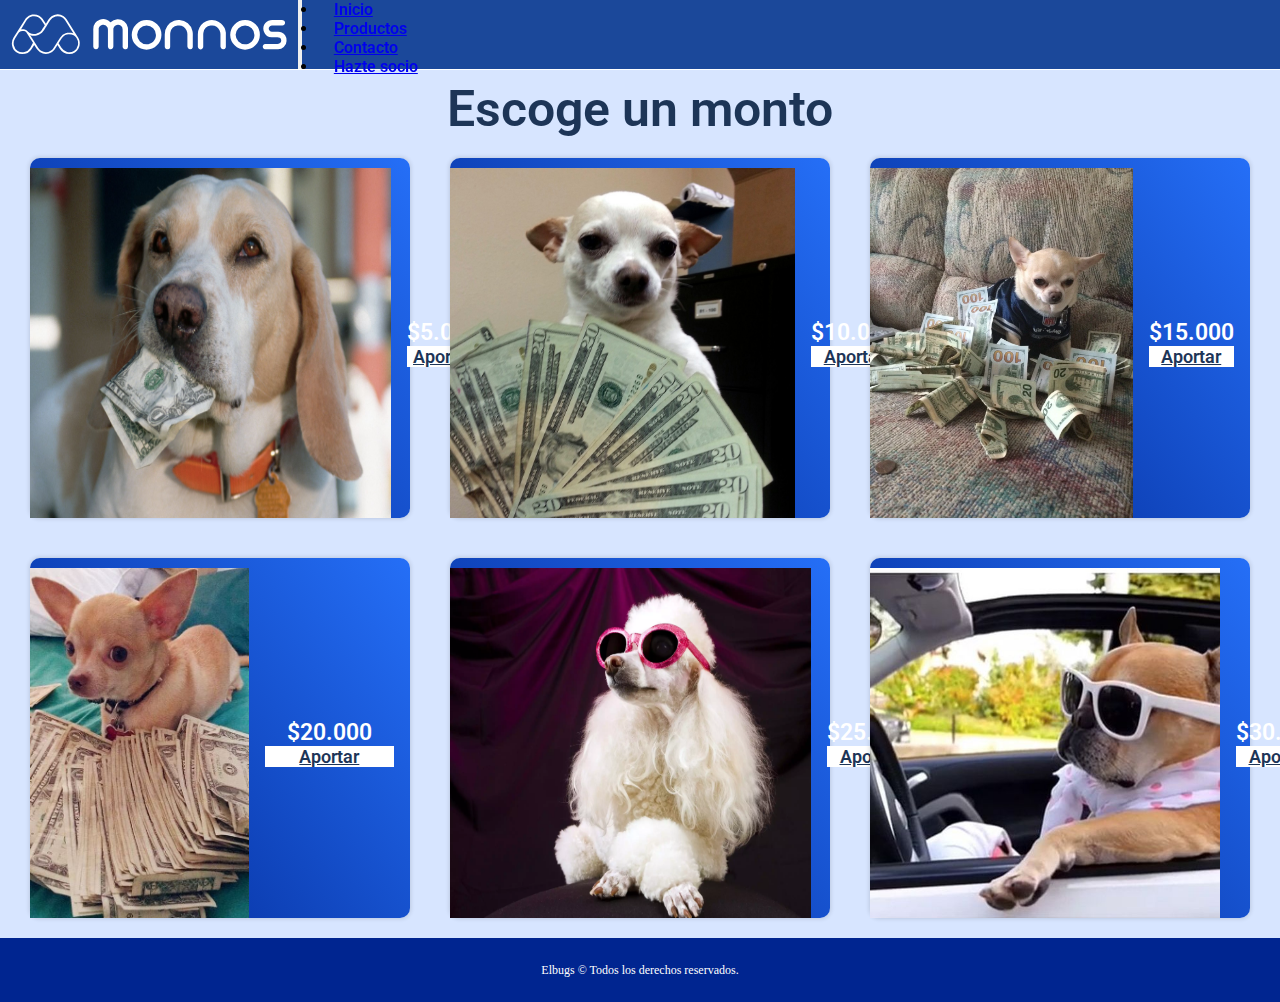
<file: Aporte.html>
<!DOCTYPE html>
<html lang="en">
  <head>
    <meta charset="UTF-8" />
    <meta http-equiv="X-UA-Compatible" content="IE=edge" />
    <meta name="viewport" content="width=device-width, initial-scale=1.0" />
    <title>Aporte</title>
    <link href="https://cdn.jsdelivr.net/npm/bootstrap@5.1.3/dist/css/bootstrap.min.css" rel="stylesheet" integrity="sha384-1BmE4kWBq78iYhFldvKuhfTAU6auU8tT94WrHftjDbrCEXSU1oBoqyl2QvZ6jIW3" crossorigin="anonymous">
  </head>
  <body>
    <nav class="navbar navbar-expand-lg container-fluid navbar-dark navigation">
        <img class="logo" src="imagenes/monnos-white.svg" alt="">
        <div class="container-fluid">
          <button class="navbar-toggler" type="button" data-bs-toggle="collapse" data-bs-target="#navbarNavDropdown" aria-controls="navbarNavDropdown" aria-expanded="false" aria-label="Toggle navigation">
            <span class="navbar-toggler-icon"></span>
          </button>
          <div class="collapse navbar-collapse full-nav" id="navbarNavDropdown">
            <ul class="navbar-nav">
              <li class="nav-item nav-li">
                <a class="nav-link active" aria-current="page" href="index.html">Inicio</a>
              </li>
              <li class="nav-item nav-li">
                <a class="nav-link" href="productos.html">Productos</a>
              </li>
              <li class="nav-item nav-li">
                <a class="nav-link" href="#">Contacto</a>
              </li>
              <li class="nav-item nav-li">
                <a class="nav-link" href="formularioLogin.html">Hazte socio</a>
              </li>
            </ul>
          </div>
        </div>
      </nav>

       <!--Barra movil-->
       <div class="navigation-bar-container">
        <ul class="navigation-bar">
            <li class="navigation-bar-item">
                <a class="navigation-bar-link link-active" href="index.html">Inicio</a>
            </li>
            <li class="navigation-bar-item">
                <a class="navigation-bar-link" href="productos.html">Productos</a>
            </li>
            <li class="navigation-bar-item">
                <a class="navigation-bar-link" href="">Contacto</a>
            </li>
            <li class="navigation-bar-item">
              <a class="navigation-bar-link" href="formularioLogin.html">Únete</a>
          </li>
        </ul>
    </div>

    <div class="container-fluid products">
        
        <div class="row cards">
            <div class="lol">Escoge un monto</div>
            <div class="column">

                <div class="card full-card">
                    <img src="imagenes/Perro1billete.jpg" class="card-img-top producto-imagen" alt="...">
                    <div class="card-body">
                      <h5 class="card-title">$5.000</h5>
                      <p class="card-text"></p>
                      <a href="producto.html" class="btn btn-primary hover-button">Aportar</a>
                    </div>
                </div>

                <div class="card full-card">
                <img src="imagenes/Perro50Billete.jpg" class="card-img-top producto-imagen" alt="...">
                <div class="card-body">
                    <h5 class="card-title">$10.000</h5>
                    <p class="card-text"></p>
                    <a href="producto.html" class="btn btn-primary hover-button">Aportar</a>
                </div>
                </div>

                <div class="card full-card">
                    <img src="imagenes/perro100billete.jpg" class="card-img-top producto-imagen" alt="...">
                    <div class="card-body">
                      <h5 class="card-title">$15.000</h5>
                      <p class="card-text"></p>
                      <a href="producto.html" class="btn btn-primary hover-button">Aportar</a>
                    </div>
                </div>

            </div>
            <div class="column">

                <div class="card full-card">
                    <img src="imagenes/Perro1000Billete.jpg" class="card-img-top producto-imagen" alt="...">
                    <div class="card-body">
                      <h5 class="card-title">$20.000</h5>
                      <p class="card-text"></p>
                      <a href="producto.html" class="btn btn-primary hover-button">Aportar</a>
                    </div>
                </div>

                <div class="card full-card">
                <img src="imagenes/Donar1.jpg" class="card-img-top producto-imagen" alt="...">
                <div class="card-body">
                    <h5 class="card-title">$25.000</h5>
                    <p class="card-text"></p>
                    <a href="producto.html" class="btn btn-primary hover-button">Aportar</a>
                </div>
                </div>

                <div class="card full-card">
                    <img src="imagenes/PerroMillonario.jpg" class="card-img-top producto-imagen" alt="...">
                    <div class="card-body">
                      <h5 class="card-title">$30.000</h5>
                      <p class="card-text"></p>
                      <a href="producto.html" class="btn btn-primary hover-button">Aportar</a>
                    </div>
                </div>

            </div>
        </div>
  </div>

    <footer class="footer-section">
        <p class="footer-text">Elbugs &copy; Todos los derechos reservados.</p>
    </footer>

    <script src="https://cdn.jsdelivr.net/npm/@popperjs/core@2.10.2/dist/umd/popper.min.js" integrity="sha384-7+zCNj/IqJ95wo16oMtfsKbZ9ccEh31eOz1HGyDuCQ6wgnyJNSYdrPa03rtR1zdB" crossorigin="anonymous"></script>
    <script src="https://cdn.jsdelivr.net/npm/bootstrap@5.1.3/dist/js/bootstrap.min.js" integrity="sha384-QJHtvGhmr9XOIpI6YVutG+2QOK9T+ZnN4kzFN1RtK3zEFEIsxhlmWl5/YESvpZ13" crossorigin="anonymous"></script>
    <script src="app.js"></script>
    <link rel="stylesheet" href="productos.css">
  </body>
</html>
</file>
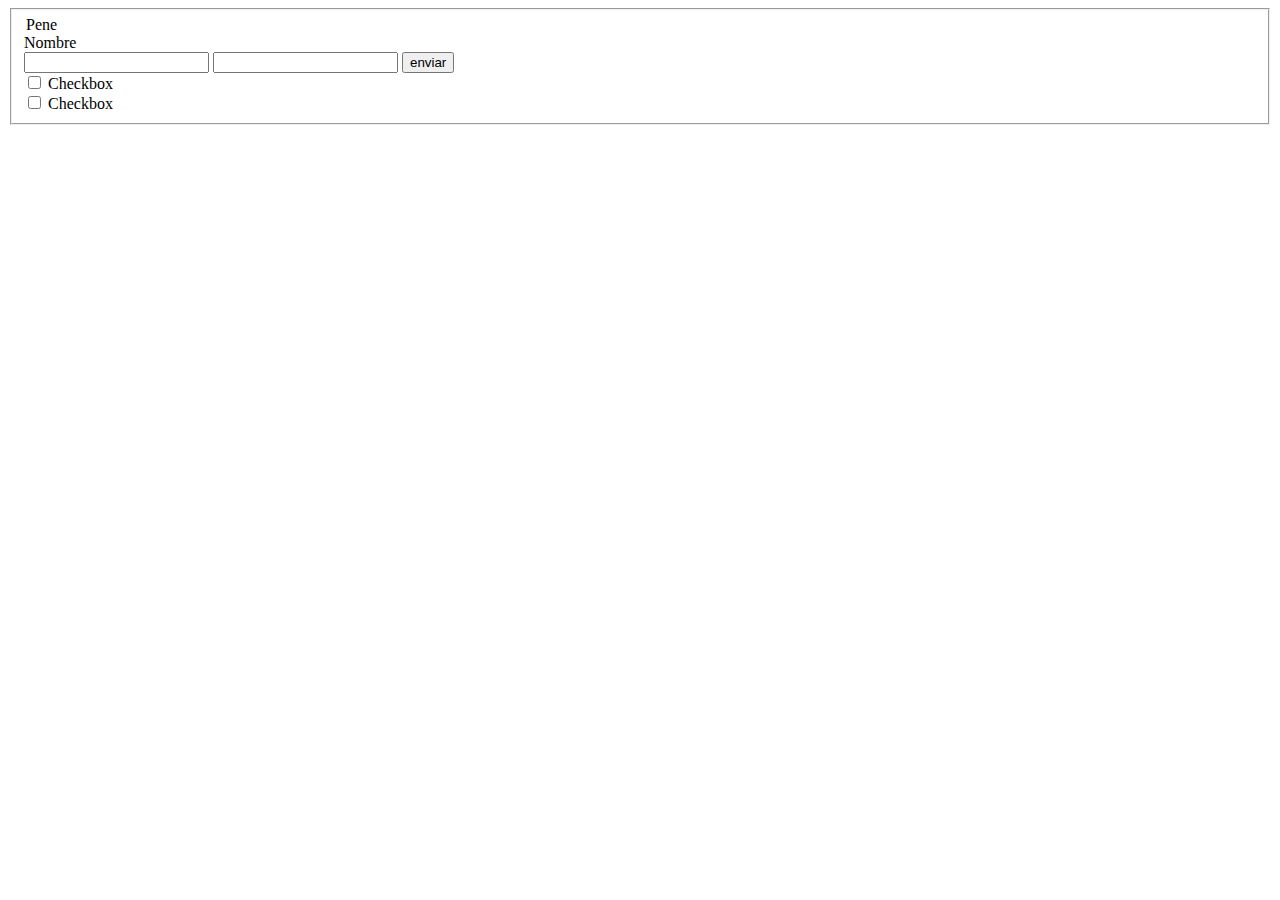
<file: form.html>
<!DOCTYPE html>
<html lang="en">
  <head>
    <meta charset="UTF-8" />
    <meta http-equiv="X-UA-Compatible" content="IE=edge" />
    <meta name="viewport" content="width=device-width, initial-scale=1.0" />
    <title>Document</title>
    <link rel="icon" href="imagen/png-transparent.png">
    <link href="https://cdn.jsdelivr.net/npm/bootstrap@5.1.3/dist/css/bootstrap.min.css" rel="stylesheet" integrity="sha384-1BmE4kWBq78iYhFldvKuhfTAU6auU8tT94WrHftjDbrCEXSU1oBoqyl2QvZ6jIW3" crossorigin="anonymous">
  </head>
  <body>
      <fieldset>

        <div class="form-group">
            <legend>Pene</legend>
        <label for="Nombre">Nombre</label>
        <form action="procesar.php" method="get" enctype="application/x-www-form-urlencoded" name="Pichula" placeholder=" Nombre">
            <input type="text" name="Nombre" value="">
            <input type="password" name="Contra">
            <input type="submit" value="enviar">
        </form>
        </div>

        <div class="form-check">
            <input class="form-check-input" type="checkbox" id="check1">
            <label class="form-check-label" for="check1">Checkbox</label>
        </div>
        <div class="form-check">
            <input class="form-check-input" type="checkbox" id="check1">
            <label class="form-check-label" for="check1">Checkbox</label>
        </div>
          
      </fieldset>
      

        <script src="https://cdn.jsdelivr.net/npm/@popperjs/core@2.10.2/dist/umd/popper.min.js" integrity="sha384-7+zCNj/IqJ95wo16oMtfsKbZ9ccEh31eOz1HGyDuCQ6wgnyJNSYdrPa03rtR1zdB" crossorigin="anonymous"></script>
        <script src="https://cdn.jsdelivr.net/npm/bootstrap@5.1.3/dist/js/bootstrap.min.js" integrity="sha384-QJHtvGhmr9XOIpI6YVutG+2QOK9T+ZnN4kzFN1RtK3zEFEIsxhlmWl5/YESvpZ13" crossorigin="anonymous"></script>
  </body>
</html>
</file>
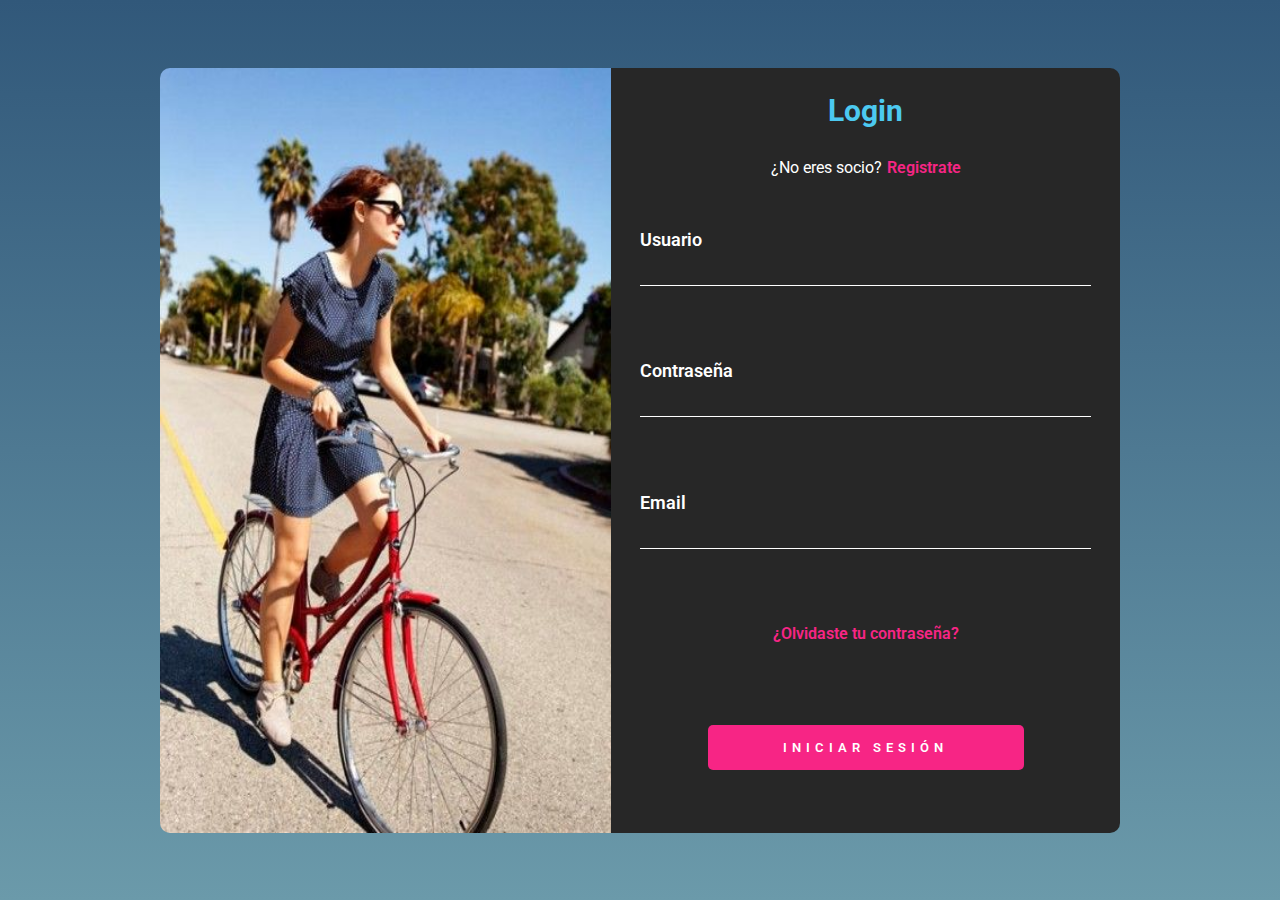
<file: formularioLogin.html>
<!DOCTYPE html>
<html lang="en">
  <head>
    <meta charset="UTF-8" />
    <meta http-equiv="X-UA-Compatible" content="IE=edge" />
    <meta name="viewport" content="width=device-width, initial-scale=1.0" />
    <link rel="stylesheet" href="formulario.css">
    <link rel="icon" href="imagen/png-transparent.png">
    <title>Formulario Login</title>
    <script src="https://code.jquery.com/jquery-3.6.0.min.js" integrity="sha256-/xUj+3OJU5yExlq6GSYGSHk7tPXikynS7ogEvDej/m4=" crossorigin="anonymous"></script>
  </head>
  <body>
    <div class="full-container">
      <div class="container">

        <div class="img-container">
          <p class="image-caption"></p>
          <img class="img-form" src="imagen/biciMujer.jpg " alt="">
        </div>

        <div class="form-container">
          <h2>Login</h2>

          <div class="login">
            <span>¿No eres socio?</span>
            <a class="link" href="formularioRegistro.html">Registrate</a>
          </div>

          <form class="for" action="" id="forma" name="forma" method="post">

              <div class="element">
                  <label for="usuario">Usuario</label>
                  <input type="text" id="usuario" name="usuario" spellcheck="false" autocomplete="off"/>
              </div>

              <div class="element">
                <label for="password">Contraseña</label>
                <input type="password" id="password" name="password" ">
              </div>

              <div class="element">
                <label for="email">Email</label><br />
                <input type="text" id="email" name="email" spellcheck="false" autocomplete="off" />
              </div>

              <div class="login">
                <a class="link" href="recuperarPass.html">¿Olvidaste tu contraseña?</a>
              </div>

              <div class="form-submit">
                <input type="submit" value="Iniciar Sesión" id="submit">
              </div>
  
          </form>
        </div>
      </div>
    </div>
  </body>
  <script src="formularioApp.js"></script>
</html>
</file>
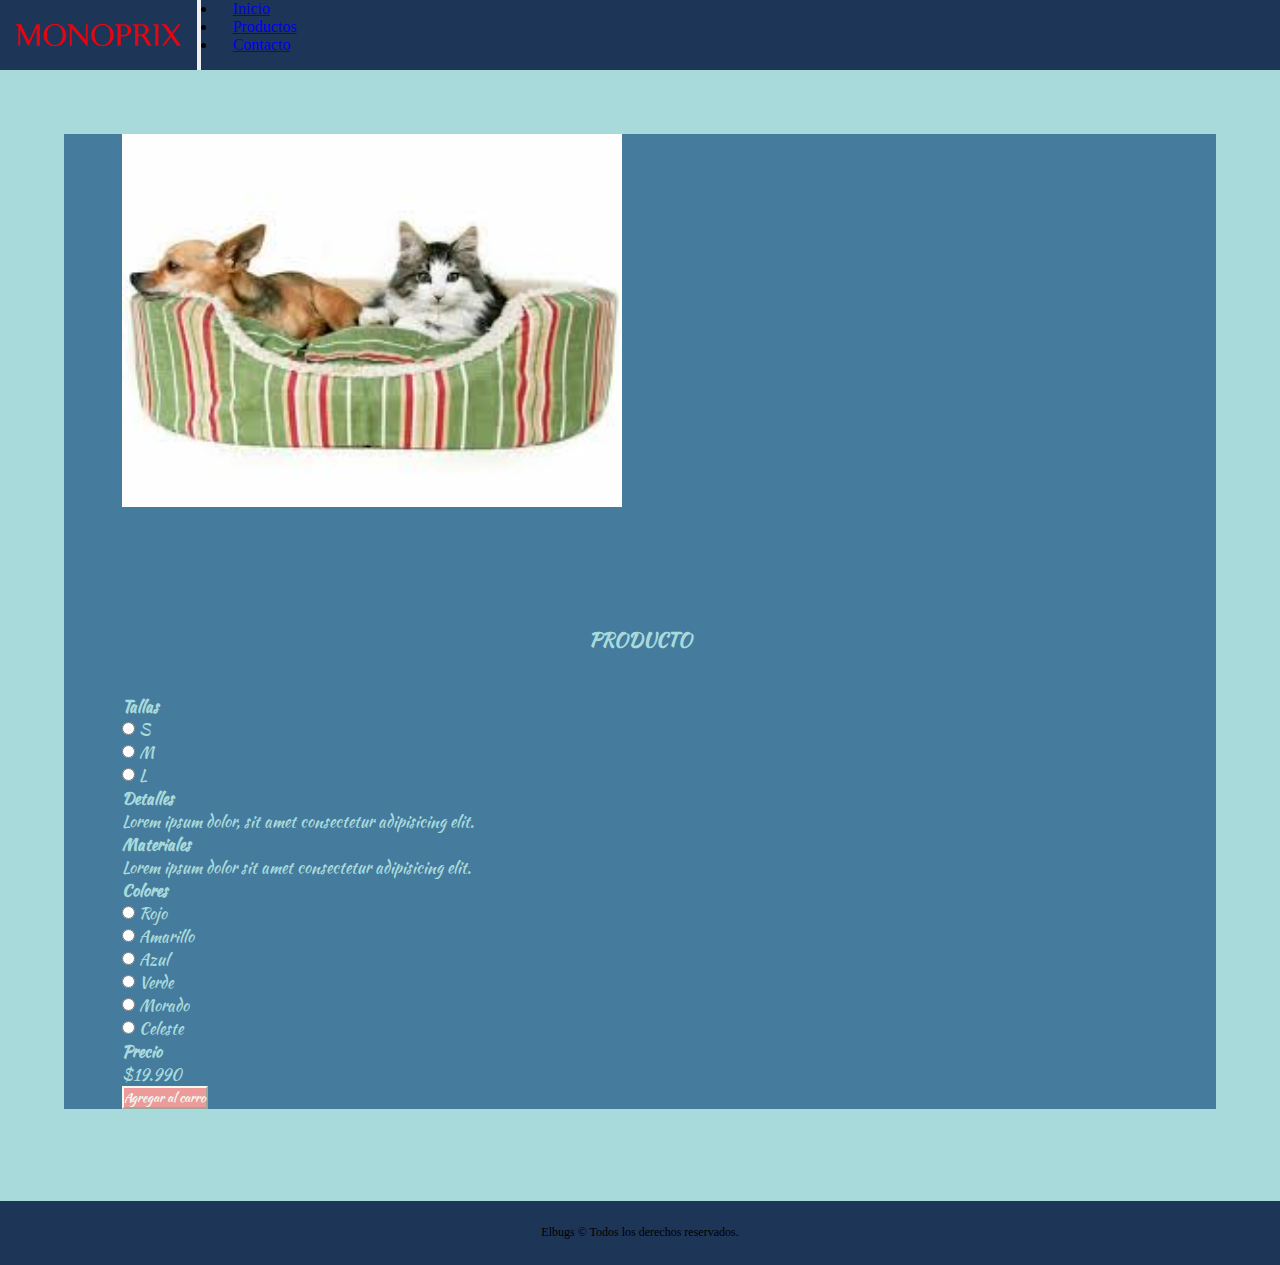
<file: producto.html>
<!DOCTYPE html>
<html lang="en">
<head>
    <meta charset="UTF-8">
    <meta name="viewport" content="width=device-width, initial-scale=1.0">
    <link href="https://cdn.jsdelivr.net/npm/bootstrap@5.1.3/dist/css/bootstrap.min.css" rel="stylesheet" integrity="sha384-1BmE4kWBq78iYhFldvKuhfTAU6auU8tT94WrHftjDbrCEXSU1oBoqyl2QvZ6jIW3" crossorigin="anonymous">
    <link rel="stylesheet" href="stylesProductos.css">
    <!-- fuentes -->
    <link rel="preconnect" href="https://fonts.googleapis.com">
    <link rel="preconnect" href="https://fonts.gstatic.com" crossorigin>
    <link href="https://fonts.googleapis.com/css2?family=Kaushan+Script&display=swap" rel="stylesheet">
    <title>Productos</title>
</head>
    <!-- navbar Lucas -->
    <!-- <div class="container-fluid header d-flex">
        <div style="align-self: center;">   
            <header class="fuente"><h1>Nombre ONG</h1></header>
        </div>
    </div>    
    <nav class="navbar navbar-expand-lg container-fluid navbar-dark" style="background-color: #EC9A9A;">
        <div class="container-fluid">
            <a class="navbar-brand" href="#">Navbar</a>
            <button class="navbar-toggler" type="button" data-bs-toggle="collapse" data-bs-target="#navbarNavDropdown" aria-controls="navbarNavDropdown" aria-expanded="false" aria-label="Toggle navigation">
                <span class="navbar-toggler-icon"></span>
            </button>
          <div class="collapse navbar-collapse" id="navbarNavDropdown">
            <ul class="navbar-nav">
                <li class="nav-item">
                    <a class="nav-link active" aria-current="page" href="#">Home</a>
                </li>
                <li class="nav-item">
                    <a class="nav-link" href="#">Features</a>
                </li>
                <li class="nav-item">
                    <a class="nav-link" href="#">Pricing</a>
                </li>
                <li class="nav-item dropdown">
                    <a class="nav-link dropdown-toggle" href="#" id="navbarDropdownMenuLink" role="button" data-bs-toggle="dropdown" aria-expanded="false">
                    Dropdown link
                    </a>
                <ul class="dropdown-menu" aria-labelledby="navbarDropdownMenuLink">
                  <li><a class="dropdown-item" href="#">Action</a></li>
                  <li><a class="dropdown-item" href="#">Another action</a></li>
                  <li><a class="dropdown-item" href="#">Something else here</a></li>
                </ul>
              </li>
            </ul>
          </div>
        </div>
      </nav> -->
    <nav class="navbar navbar-expand-lg container-fluid navbar-dark navigation">
        <img class="logo" src="imagenes/monoprix-1.svg" alt="">
        <div class="container-fluid">
            <button class="navbar-toggler" type="button" data-bs-toggle="collapse" data-bs-target="#navbarNavDropdown" aria-controls="navbarNavDropdown" aria-expanded="false" aria-label="Toggle navigation">
                <span class="navbar-toggler-icon"></span>
            </button>
            <div class="collapse navbar-collapse full-nav" id="navbarNavDropdown">
                <ul class="navbar-nav">
                <li class="nav-item nav-li">
                    <a class="nav-link" aria-current="page" href="index.html">Inicio</a>
                </li>
                <li class="nav-item nav-li">
                    <a class="nav-link active" href="productos.html">Productos</a>
                </li>
                <li class="nav-item nav-li">
                    <a class="nav-link" href="#">Contacto</a>
                </li>
                </ul>
            </div>
        </div>
    </nav>
    <div class="lol"> 
    </div>
    <div class="container-fluid bajada_nav">
        <p></p>
    </div>
    <!-- productos -->
    <body class="body_producto">
        <div class="container">
            <div class="row producto">    
                    <div class="col-6  img_producto">
                        <img class="img1" src="img/producto1.jfif" alt="">
                    </div>
                    <div class="col info_producto">
                        <h3 class="titulo_producto fuente">PRODUCTO</h3>
                        <h4 class="lista_producto fuente">Tallas</h4>
                        <div class="form-check form-check-inline checkbox_producto fuente">
                            <input class="form-check-input" type="radio" name="inlineRadioOptions" id="inlineRadio1" value="option1">
                            <label class="form-check-label" for="inlineRadio1">S</label>
                        </div>
                        <div class="form-check form-check-inline checkbox_producto fuente">
                            <input class="form-check-input" type="radio" name="inlineRadioOptions" id="inlineRadio2" value="option2">
                            <label class="form-check-label" for="inlineRadio2">M</label>
                        </div>
                        <div class="form-check form-check-inline checkbox_producto fuente">
                            <input class="form-check-input" type="radio" name="inlineRadioOptions" id="inlineRadio3" value="option3">
                            <label class="form-check-label" for="inlineRadio3">L</label>
                        </div>
                        <h4 class="lista_producto fuente">Detalles</h4>
                        <p class="lista_producto fuente">Lorem ipsum dolor, sit amet consectetur adipisicing elit.</p>
                        <h4 class="lista_producto fuente">Materiales</h4>
                        <p class="lista_producto fuente">Lorem ipsum dolor sit amet consectetur adipisicing elit.</p>
                        <h4 class="lista_producto fuente">Colores</h4>
                        <div class="form-check form-check-inline checkbox_producto fuente">
                            <input class="form-check-input" type="radio" name="inlineRadioOptions1" id="inlineRadio1" value="option1">
                            <label class="form-check-label" for="inlineRadio1">Rojo</label>
                        </div>
                        <div class="form-check form-check-inline checkbox_producto fuente">
                            <input class="form-check-input" type="radio" name="inlineRadioOptions1" id="inlineRadio2" value="option2">
                            <label class="form-check-label" for="inlineRadio2">Amarillo</label>
                        </div>
                        <div class="form-check form-check-inline checkbox_producto fuente">
                            <input class="form-check-input" type="radio" name="inlineRadioOptions1" id="inlineRadio3" value="option3">
                            <label class="form-check-label" for="inlineRadio3">Azul</label>
                        </div>
                        <div class="form-check form-check-inline checkbox_producto fuente">
                            <input class="form-check-input" type="radio" name="inlineRadioOptions1" id="inlineRadio4" value="option4">
                            <label class="form-check-label" for="inlineRadio4">Verde</label>
                        </div>
                        <div class="form-check form-check-inline checkbox_producto fuente">
                            <input class="form-check-input" type="radio" name="inlineRadioOptions" id="inlineRadio5" value="option5">
                            <label class="form-check-label" for="inlineRadio5">Morado</label>
                        </div>
                        <div class="form-check form-check-inline checkbox_producto fuente">
                            <input class="form-check-input" type="radio" name="inlineRadioOptions1" id="inlineRadio6" value="option6">
                            <label class="form-check-label" for="inlineRadio6">Celeste</label>
                        </div>
                        <h4 class="lista_producto fuente">Precio</h4>
                        <p class="lista_producto fuente">$19.990</p>
                        <!-- <ul class="lista_producto">
                            <li>Talla</li>
                            <li>A second item</li>
                            <li>A third item</li>
                            <li>A fourth item</li>
                            <li>And a fifth one</li>
                        </ul> -->
                        <button type="button" class="btn boton_producto">Agregar al carro</button>
                    </div>
            </div>
        </div>
        <!-- Footer y bajada Footer Lucas -->
        <!-- <div class="container-fluid bajada_footer">
            <p></p>
        </div>
        <footer class="container-fluid ">
            <div class="row contactos_producto">
                <a href="" class="link_producto fuente"><span>Instragram</span></a><br>
                <a href="" class="link_producto fuente"><span>Facebook</span></a><br>
                <a href="" class="link_producto fuente"><span>Whatsapp</span></a>
            </div>
        </footer> -->
        <footer class="footer-section">
            <p class="footer-text">Elbugs &copy; Todos los derechos reservados.</p>
        </footer>
        <link rel="stylesheet" href="stylesProductos.css">
    </body>
</html>
</file>
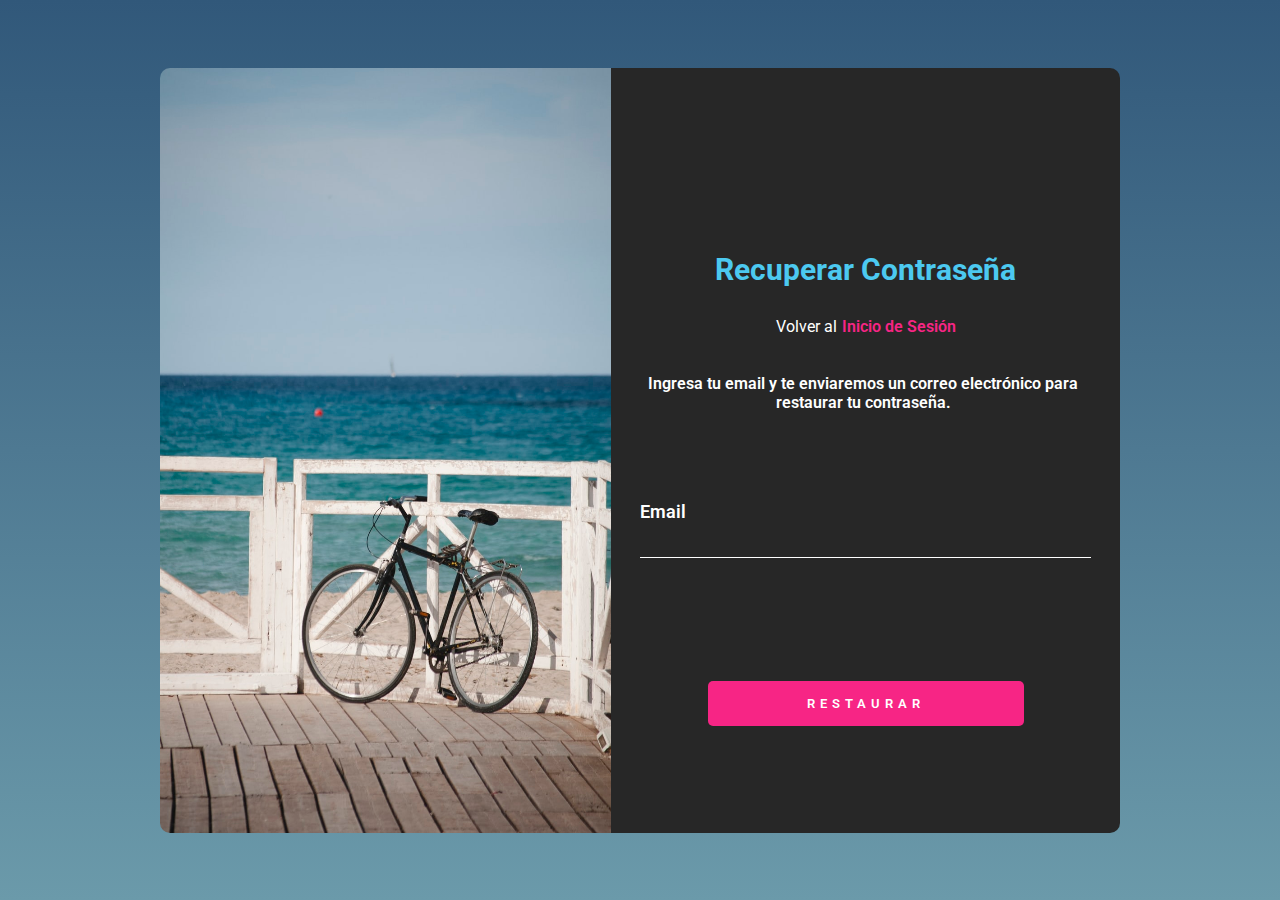
<file: recuperarPass.html>
<!DOCTYPE html>
<html lang="en">
  <head>
    <meta charset="UTF-8" />
    <meta http-equiv="X-UA-Compatible" content="IE=edge" />
    <meta name="viewport" content="width=device-width, initial-scale=1.0" />
    <link rel="stylesheet" href="formulario.css">
    <link rel="icon" href="imagen/png-transparent.png">
    <title>Document</title>
  </head>
  <body>
      <div class="full-container">
          <div class="container">
            
            <div class="img-container">
                <p class="image-caption"></p>
                <img class="img-form" src="imagen/biciBeacj.jpg" alt="">  
            </div>
            
            <div class="form-container">
                <h2 class="form-title">Recuperar Contraseña</h2>
        
                <div class="login">
                    <span>Volver al </span>
                    <a class="link" href="formularioLogin.html">Inicio de Sesión</a>
                </div><br/><br/>

                <div class="reset-pass">

                    <div class="login">
                        <span class="s-pass">Ingresa tu email y te enviaremos un correo electrónico para restaurar tu contraseña.</span>
                    </div><br/><br/><br/>
    
                      <form class="for" action="" id="form" name="forma" method="post">
                          
                        <div class="element">
    
                            <label for="email">Email</label><br />
                            <input type="text" id="email" name="email" spellcheck="false" autocomplete="off" />
                            <i class="fa-solid fa-circle-exclamation error-icon"></i>
                            <i class="fa-solid fa-check success-icon"></i>
                            <p></p>
                            <span class="error-form" id="email-error-msg"></span>
    
                        </div>

                        <div class="form-submit">
                            <input type="submit" value="Restaurar" id="submit">
                          </div>

                      </form>

                </div>
                
              </div>
          </div>
      </div>
  </body>
</html>
</file>
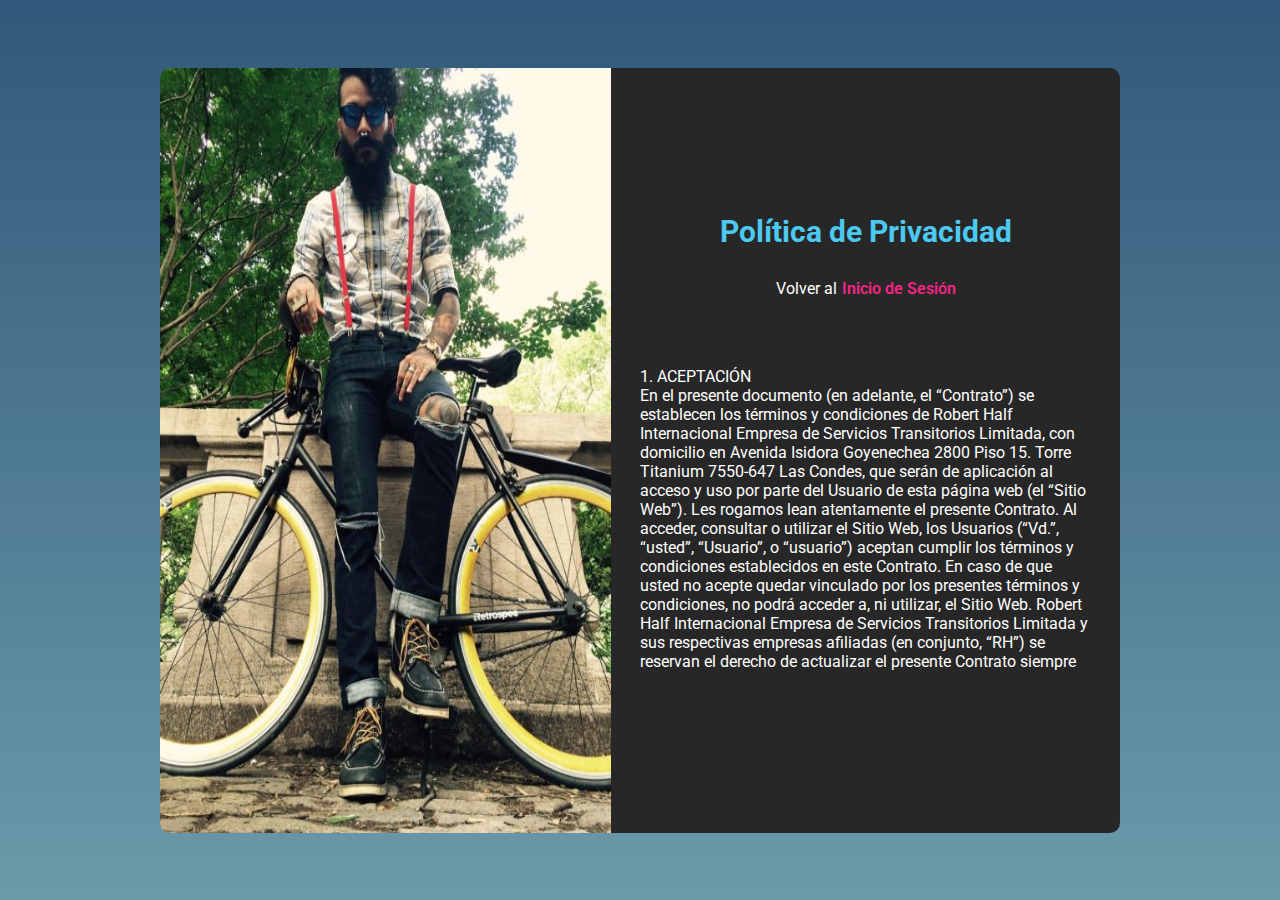
<file: terminos.html>
<!DOCTYPE html>
<html lang="en">
  <head>
    <meta charset="UTF-8" />
    <meta http-equiv="X-UA-Compatible" content="IE=edge" />
    <meta name="viewport" content="width=device-width, initial-scale=1.0" />
    <link rel="stylesheet" href="formulario.css">
    <link rel="icon" href="imagen/png-transparent.png">
    <title>Document</title>
  </head>
  <body>
      <div class="full-container">
          <div class="container">

            <div class="img-container">
                <p class="image-caption"></p>
                <img class="img-form" src="imagen/biciHipster.jpg" alt="">
              </div>
            
              <div class="form-container">
                <h2 class="form-title">Política de Privacidad</h2>

                <div class="login">
                    <span>Volver al </span>
                    <a class="link" href="formularioLogin.html">Inicio de Sesión</a>
                  </div>
                  
                  <div class="terms-container">
                    <p class="terms">1. ACEPTACIÓN <br>
                      En el presente documento (en adelante, el “Contrato”) se establecen los términos y condiciones de Robert Half Internacional Empresa de Servicios Transitorios Limitada, con domicilio en Avenida Isidora Goyenechea 2800 Piso 15. Torre Titanium 7550-647 Las Condes, que serán de aplicación al acceso y uso por parte del Usuario de esta página web (el  “Sitio Web”). Les rogamos lean atentamente el presente Contrato. 
                      Al acceder, consultar o utilizar el Sitio Web, los Usuarios (“Vd.”, “usted”, “Usuario”, o “usuario”) aceptan cumplir los términos y condiciones establecidos en este Contrato. En caso de que usted no acepte quedar vinculado por los presentes términos y condiciones, no podrá acceder a, ni utilizar, el Sitio Web. 
                      Robert Half Internacional Empresa de Servicios Transitorios Limitada y sus respectivas empresas afiliadas (en conjunto, “RH”) se reservan el derecho de actualizar el presente Contrato siempre que lo consideren oportuno. En consecuencia, recomendamos al Usuario revisar periódicamente las modificaciones efectuadas al Contrato.
                      El presente Sitio Web está dirigido exclusivamente a personas residentes en Chile. Los Usuarios residentes o domiciliados en otro país que deseen acceder y utilizar el Sitio Web, lo harán bajo su propio riesgo y responsabilidad, por lo que deberán asegurarse de que dichos accesos y/o usos cumplen con la legislación aplicable en su país.
                      
                      2. REQUISITOS RELATIVOS AL USUARIO <br>
                      El Sitio Web y los servicios relacionados con el mismo se ofrecen a los Usuarios que tengan capacidad legal para otorgar contratos legalmente vinculantes según la legislación aplicable. 
                      Los menores no están autorizados para utilizar el Sitio Web. Si usted es menor de edad, por favor, no utilice esta web. 
                      <br>
                      3. LICENCIA <br>
                      En este acto, RH otorga al Usuario una licencia limitada, no exclusiva, intransferible, no susceptible de cesión y revocable; para consultar y descargar, de forma temporal, una copia del contenido ofrecido en el Sitio Web, únicamente para uso personal del Usuario o dentro de su empresa, y nunca con fines comerciales. 
                      Todo el material mostrado u ofrecido en el Sitio Web, entre otros ejemplos, el material gráfico, los documentos, textos, imágenes, sonido, video, audio, las ilustraciones, el software y el código HTML (en conjunto, el “Contenido”), es de  exclusiva propiedad de RH o de las empresas que facilitan dicho material. 
                      El Contenido está protegido por las leyes de copyright chilenas, estadounidenses e internacionales, así como por las demás leyes, reglamentos y normas aplicables a los derechos de propiedad intelectual. Salvo disposición expresa en contrario en el presente contrato, y/o salvo que por imperativo legal ello esté expresamente permitido por leyes derogatorias de las actualmente vigentes, el Usuario no podrá (i) utilizar, copiar, modificar, mostrar, eliminar, distribuir, descargar, almacenar, reproducir, transmitir, publicar, vender, revender, adaptar, invertir el proceso de creación o crear productos derivados a partir de, el Contenido. Tampoco podrá (ii) utilizar el Contenido en otras páginas Web o en cualquier medio de comunicación como, por ejemplo, en un entorno de red, sin la previa autorización por escrito en este sentido de RH.
                      Todas las marcas comerciales, las marcas de servicio y los logos (en adelante, las “Marcas”) mostrados en el Sitio Web son propiedad exclusiva de RH y de sus respectivos propietarios. 
                      El Usuario no podrá utilizar las Marcas en modo alguno sin la previa autorización por escrito para ello de RH y los respectivos propietariospene.
  
                      1. ACEPTACIÓN 
  En el presente documento (en adelante, el “Contrato”) se establecen los términos y condiciones de Robert Half Internacional Empresa de Servicios Transitorios Limitada, con domicilio en Avenida Isidora Goyenechea 2800 Piso 15. Torre Titanium 7550-647 Las Condes, que serán de aplicación al acceso y uso por parte del Usuario de esta página web (el  “Sitio Web”). Les rogamos lean atentamente el presente Contrato. 
  Al acceder, consultar o utilizar el Sitio Web, los Usuarios (“Vd.”, “usted”, “Usuario”, o “usuario”) aceptan cumplir los términos y condiciones establecidos en este Contrato. En caso de que usted no acepte quedar vinculado por los presentes términos y condiciones, no podrá acceder a, ni utilizar, el Sitio Web. 
  Robert Half Internacional Empresa de Servicios Transitorios Limitada y sus respectivas empresas afiliadas (en conjunto, “RH”) se reservan el derecho de actualizar el presente Contrato siempre que lo consideren oportuno. En consecuencia, recomendamos al Usuario revisar periódicamente las modificaciones efectuadas al Contrato.
  El presente Sitio Web está dirigido exclusivamente a personas residentes en Chile. Los Usuarios residentes o domiciliados en otro país que deseen acceder y utilizar el Sitio Web, lo harán bajo su propio riesgo y responsabilidad, por lo que deberán asegurarse de que dichos accesos y/o usos cumplen con la legislación aplicable en su país.
  
  2. REQUISITOS RELATIVOS AL USUARIO
  El Sitio Web y los servicios relacionados con el mismo se ofrecen a los Usuarios que tengan capacidad legal para otorgar contratos legalmente vinculantes según la legislación aplicable. 
  Los menores no están autorizados para utilizar el Sitio Web. Si usted es menor de edad, por favor, no utilice esta web. 
  
  3. LICENCIA 
  En este acto, RH otorga al Usuario una licencia limitada, no exclusiva, intransferible, no susceptible de cesión y revocable; para consultar y descargar, de forma temporal, una copia del contenido ofrecido en el Sitio Web, únicamente para uso personal del Usuario o dentro de su empresa, y nunca con fines comerciales. 
  Todo el material mostrado u ofrecido en el Sitio Web, entre otros ejemplos, el material gráfico, los documentos, textos, imágenes, sonido, video, audio, las ilustraciones, el software y el código HTML (en conjunto, el “Contenido”), es de  exclusiva propiedad de RH o de las empresas que facilitan dicho material. 
  El Contenido está protegido por las leyes de copyright chilenas, estadounidenses e internacionales, así como por las demás leyes, reglamentos y normas aplicables a los derechos de propiedad intelectual. Salvo disposición expresa en contrario en el presente contrato, y/o salvo que por imperativo legal ello esté expresamente permitido por leyes derogatorias de las actualmente vigentes, el Usuario no podrá (i) utilizar, copiar, modificar, mostrar, eliminar, distribuir, descargar, almacenar, reproducir, transmitir, publicar, vender, revender, adaptar, invertir el proceso de creación o crear productos derivados a partir de, el Contenido. Tampoco podrá (ii) utilizar el Contenido en otras páginas Web o en cualquier medio de comunicación como, por ejemplo, en un entorno de red, sin la previa autorización por escrito en este sentido de RH.
  Todas las marcas comerciales, las marcas de servicio y los logos (en adelante, las “Marcas”) mostrados en el Sitio Web son propiedad exclusiva de RH y de sus respectivos propietarios. 
  El Usuario no podrá utilizar las Marcas en modo alguno sin la previa autorización por escrito para ello de RH y los respectivos propietarios.</p>
                  </div>

              </div>
          </div>
      </div>
  </body>
</html>
</file>
<file: productos.css>
@import url('https://fonts.googleapis.com/css2?family=Bebas+Neue&family=Permanent+Marker&family=Roboto:wght@100&display=swap');

* {
    box-sizing: border-box;
    margin: 0;
    padding: 0;
}

:root {
    --color-red: #E63946;
    --color-white: #FFFFFF;
    --color-blue: #1d3557;
}

html, body {
    width: 100%;
    height: 100%;
    margin: 0;
    padding: 0;
}

.navigation-bar-container {
    font-family: fantasy;
    display: none;
    position: fixed;
    width: 100%;
    z-index: 4;
    height: 70px;
}

.navigation-bar {
    display: flex;
    list-style-type: none;
    padding-left: 0;
    justify-content: center;
    background-color: #1b489a;
    width: 100%;
    height: 100%;
}

.navigation-bar-item {
    display: flex;
    align-items: center;
    justify-content: center;
    text-align: center;
    width: 33%;
    height: 100%;
    background-color: #1b489a;
}

.navigation-bar-link {
    display: flex;
    height: 100%;
    font-family: 'Roboto';
    font-weight: 600;
    width: 100%;
    color: var(--color-white);
    align-items: center;
    justify-content: center;
    text-decoration: none;
}

.navigation-bar-item :hover{
    color: #f72585;;
}

.link-active {
    color: #f72585;
}

.container-fluid {
    display: flex;
    width: 100%;
    margin: 0;
    padding: 0;
}

.container-header {
    justify-content: flex-start;
    background: #1d3557;
}

header {
    font-family: Verdana, Geneva, Tahoma, sans-serif;
    align-self: center;
    text-align: center;
    background-color: #1D3557;
    color: #F1FAEE;
    width: 100%;
    height: 70px;
}

.nav {
    flex: end;
    width: 100%;
    background-color: #EC9A9A;
    height: 40px;
}

.center {
    max-width: 100%;
    height: 500px;
    background-color: #F1FAEE;
}

.carousel img {
    width: 100%;
    height: 500px;
}

.productos-populares {
    max-width: 100%;
    height: 500px;
    background-color: #A8DADC;
}

.top {
    display: flex;
    justify-content: center;
    align-items: center;
}

.navigation {
    font-family: 'Roboto';
    font-weight: 600;
    background-color: #1b489a;
    height: 70px;
    z-index: 4;
    border-bottom: 1px solid white;
    position: fixed;
}

.full-nav {
    display: flex;
    justify-content: flex-end;
    padding: 0 1em;
    height: 50px;
}

.nav-li {
    padding: 0 1em;
}

.cards {
    display: flex;
    width: 100%;
}

.card-title {
    font-family: 'Roboto';
    font-weight: 600;
    font-size: 23px;
}

.card-body {
    flex: 1 1 auto;
    padding: 1rem 1rem;
    width: 100%;
}

.productos-populares {
    justify-content: center;
}

.full-card {
    display: flex;
    align-items: center;
    margin: 20px;
    border-radius: 10px;
    color: white;
    font-family: 'Roboto';
    font-weight: 600;
    text-align: center;
    background: linear-gradient(54deg,#002590, #256ff7);
    box-shadow: 0px 0px 4px 1px rgb(0 0 0 / 12%);
    border: none;   
    width: 380px;
    padding-top: 10px;
}

.logo {
    height: 70px;
    background: #1b489a;
    padding: 1em;
    color: white;
    font-weight: 600;
    font-size: xx-large;
    padding: 11px;
    border-bottom: 1px solid white;
}

.products {
    flex-wrap: wrap;
    max-width: 100%;
}

.row {
    max-width: 100%;
    display: flex;
    text-align: center;
    color: #1d3557;
    font-family: 'Roboto';
    font-weight: 600;
    font-size: 20px;
    flex-direction: column;
    /* background: linear-gradient(178deg,#3f66d5, #92E3C7); */
    background-color: #d7e5ff;
    margin: 0;
    padding-top: 80px;
}

.lol {
    font-size: 50px;
}

.column {
    max-width: 100%;
    display: flex;
    justify-content: center;
}

.cards img {
    padding: 0;
}

.final {
    display: flex;
    height: 70px;
    background: #1b489a;
    color: #F1FAEE;
    text-align: center;
    justify-content: center;
    align-items: flex-end;
}

.hover-button {
    margin: auto;
    display: flex;
    justify-content: center;
    background-color: white;
    color: #1D3557;
    font-weight: 600;
    font-size: 18px;
    border: none;
    transition: all .3s;
}


.hover-button:hover {
    transform: scale(1.05);
    background-color: #f72585;
}

.producto-imagen {
    height: 350px;
    width: 95%;
}

.producto {
    justify-content: center;
}


.footer-text {
    font-size: calc(1em - 4px);
    margin-bottom: 0;
}

.footer-section {
    height: 64px;
    background-color:  #002590;
    color: var(--color-white);
    text-align: left;
    display: flex;
    align-items: center;
    justify-content: center;
}

@media screen and (min-width: 1px) and (max-width: 991px) {
    .column {
        display: flex;
        flex-direction: column;
        flex-wrap: wrap;
        justify-content: center;

    }

    .navigation {
        display: none;
    }

    .navigation-bar-container {
        display: flex;
    }
}
</file>
<file: formulario.css>
@import url('https://fonts.googleapis.com/css2?family=Bebas+Neue&family=Permanent+Marker&display=swap');
@import url('https://fonts.googleapis.com/css2?family=Bebas+Neue&family=Permanent+Marker&family=Roboto:wght@100&display=swap');
@import url('https://fonts.googleapis.com/css2?family=Bebas+Neue&display=swap');


:root {
    --color-red: #E63946;
    --color-white: #FFFFFF;
    --color-blue: #273c5a;
}

 html{
    height: 100%;
    margin: 0;
    padding: 0%;
 }

body {
    height: 100%;
    margin: 0;
    padding: 0;
    background: linear-gradient(#31587a, #6b9aaa);
    background-repeat: initial;
}

.full-container {
    display: flex;
    align-items: center;
    justify-content: center;
    width: 100%;
    height: 100%;
    background: linear-gradient(#31587a, #6b9aaa);

}

.container {
    display: flex;
    align-items: center;
    height: 85%;
    width: 75%;
    font-family: 'Roboto', sans-serif; 
}

.img-container {
    display: flex;
    align-items: flex-end;
    justify-content: center;
    width: 50%;
    height: 100%;
}

.img-form {
    width: 100%;
    height: 100%;
    border-radius: 10px 0px 0px 10px;
}

.image-caption {
    position: absolute;
    bottom: 13%;
    color: white;
    font-size: large;
    font-weight: 600;
    
}

.form-container {
    display: flex;
    justify-content: center;
    flex-direction: column;
    font-family: 'Roboto', sans-serif;   
    width: 50%;
    height: 100%;
    padding: 0% 3% 0px;
    background: rgb(39 39 39);
    border-radius: 0px 10px 10px 0px;
}

.form-container h2 {
    flex-wrap: wrap;
    margin: 0 0 30px;
    padding: 0;
    padding-top: 25px;
    font-size: 30px;
    color: #4cc9f0;
    text-align: center;
}

.element {
    font-size: large;
}

.element label {
    color: white;
    font-weight: 600;
}

.element  input {
    width: 100%;
    padding: 10px 0;
    color: white;
    background: transparent;
    border: none;
    border-bottom: 1px solid white;
    margin-bottom: 5%;
    outline: none;
}

input::-webkit-outer-spin-button,
input::-webkit-inner-spin-button {
    /* display: none; <- Crashes Chrome on hover */
    -webkit-appearance: none;
    margin: 0; /* <-- Apparently some margin are still there even though it's hidden */
}

input[type=number] {
    -moz-appearance:textfield; /* Firefox */
}

input {
    text-align: center;
}



#submit {
    font-weight: 600;
    font-family: inherit;
    background-color: #f72585;
    border-radius: 5px 5px 5px 5px;
    width: 70%;
    color: white;
    border: none;
    letter-spacing: 5px;
    text-transform: uppercase;
    cursor: pointer;
    padding: 15px;
    margin-top: 30px;
    transition: all .2s;
    margin-bottom: 10px;

    
}

#submit:hover {
    transform: scale(1.06);
}

.form-submit {
    display: flex;
    justify-content: center;
}

.register-group {
    display: flex;
    font-size: large;
    flex-wrap: wrap;
    flex-direction: row;
    margin-top: 5%;
    justify-content: space-between;
}

.register-group input {
    font-family: 'Roboto', sans-serif;
    outline: none;
    position: relative;
}   

.element.error input {
    border-color: #ff3860;
}

.element.error p {
    color: #ff3860;
}
.element.error i.fa-solid.fa-circle-exclamation {
    visibility: visible;
    width: 2%;
    height: 2%;
    color: #ff3860;
    
}

.element.success i.fa-solid.fa-checkheck {
    visibility: visible;
    
}

.element.success input {
    border-color: #2ecc71;  
}

.element i {
    visibility: hidden;
    position: absolute;
    right: 12px;
    bottom: 40px;
}

.pe-error {
    position: absolute;
    margin: 0;
    font-size: 13px;
}

span {
    font-family: inherit;
    color: var(--color-white);
    margin-right: 5px;
}

.element.success i.fa-solid.fa-check{
    visibility: visible;
    width: 2%;
    height: 2%;
    color: #2ecc71;
}

.register-group-element {
    width: 47%;
    position: relative;
}

.error-form {
    color: red;
    margin-left: 3%;
}

.terms-container {
    display: flex;
    height: 50%;
    
    align-items: flex-end;
    padding-top: 30px
}

.link {
    text-decoration: none;
    color: #f72585;
    font-family: 'Roboto';
    font-weight: 600;
}

.s-pass {
    font-family: 'Roboto';
    font-weight: 600;
    text-align: center;
}



.terms-container{
    align-items: center;
    justify-content: center;
}

.terms {
    color: white;
    overflow-y: scroll;
    height: 80%;
    width: 100%;
}


/* input[type="checkbox"]:checked {
    box-shadow: 0 0 0 3px #f72585;
    background-color: #f72585;
    color: #f72585;
  } */

.for {
    display: flex;
    flex-direction: column;
    justify-content: space-evenly;
    height: 100%;
}

@media screen and (min-width: 461px) and (max-width: 1118px) {
    .img-container{
        display: none;
    }

    .form-container {
        width: 100%;
        border-radius: 10px 10px 10px 10px;
        background: rgba(0, 0, 0, 0.7);
        padding-bottom: 2em;
    }
}


input[type=checkbox]:checked {
    content: "\2713";
    text-shadow: 1px 1px 1px rgba(0, 0, 0, .2);
    font-size: 15px;
    color: #c41515;
    text-align: center;
    line-height: 15px;
}

.login {
    display: flex;
    justify-content: center;
}


@media screen and (min-width: 0px) and (max-width: 670px) {
    .img-container{
        display: none;
    }
    .form-container {
        margin: 15px 0 15px 0;
        width: 100%;
        height: 77em;
        border-radius: 10px 10px 10px 10px;
        background: rgba(0, 0, 0, 0.7);
    }
    .register-group {
        flex-direction: column;
        align-content: center;
        margin-top: 0;

    }
    .register-group-element {
        width: 95%;
        margin-top: 20%;
    }

    body {
        height: auto;
    }
}
</file>
<file: stylesProductos.css>
* {
    box-sizing: border-box;
    margin: 0;
    padding: 0;
}

html, body {
    width: 100%;
    height: 100%;
    margin: 0;
    padding: 0;
}

.container-fluid {
    display: flex;
    width: 100%;
    margin: 0;
    padding: 0;
}

/* nav y header Lucas */
/* .header {
    justify-content: center;
    background-color: #E63946;
}

header {
    align-self: center;
    text-align: center;
    background-color: #E63946;
    color: #F1FAEE;
    width: 100%;
    height: 70px;
}

.nav {
    flex: end;
    width: 100%;
    background-color: #EC9A9A;
    height: 40px;
    margin: 2%;
} */
.navigation {
    background-color: #1d3557;
    height: 70px;
    z-index: 1;
}

.logo {
    height: 70px;
    background: #1d3557;
    padding: 1em;
}

.full-nav {
    display: flex;
    justify-content: flex-end;
    padding: 0 1em;
}

.nav-li {
    padding: 0 1em;
}

.lol {
    height: 5%;
    background-color: #F1FAEE;
}

/* css Lucas */
.bajada_nav{
    height: 5%;
    background-color: #F1FAEE;
}

.body_producto{
    width: 100%;
    height: auto;
    background: #A8DADC;
}

.producto{
    margin-top: 5%;
    margin-bottom: 5%;
    margin-right: 5%;
    margin-left: 5%;
    background:#457B9D ;
}

.img_producto{
    justify-content: center;
    object-fit: contain ;
    text-align: center;
    width: 50%;
    max-width: 500px;
    margin: 5% auto; 
    margin-left: 5%;
    margin-right: 5%;
}

.img1{
    width: 100%;
    height: 100%;
}

.info_producto{
    height: auto;
    margin-bottom: 8%;
    margin-top: 10%;
    margin-left: 5%;
    margin-right: 5%;
} 

.titulo_producto{
    padding-bottom: 4%;
    text-align: center;
    color: #A8DADC;
}

.lista_producto{
    color: #A8DADC;
}

.boton_producto {
    background-color: #EC9A9A;
    font-family: 'Kaushan Script', cursive;
    color: #F1FAEE;
    border-color: #F1FAEE;
}
.boton_producto:hover{
    color: #EC9A9A;
    background-color: #AD2B35;
    text-decoration: none;
}

/* .boton_producto:visited{
    text-decoration: none;
    color: #457B9D;
} */

/* .boton_producto:link{
    text-decoration: none;
    color: #E63946;
} */

.boton_producto:active{
    text-decoration: none;
    color: #AD2B35;
}


/* FUENTE */
/* font-family: 'Kaushan Script', cursive; */

.fuente{
    font-family: 'Kaushan Script', cursive;
    font: size 10vw;
}

.checkbox_producto{
    color: #A8DADC;
}



.link_producto{
    color: #A8DADC;
    text-decoration: none;
}

.link_producto:hover{
    color: #457B9D;
    text-decoration: none;
}

/* .link_producto:visited{
    text-decoration: none;
    color: #457B9D;
} */

/* .link_producto:link{
    text-decoration: none;
    color: #E63946;
} */

.link_producto:active{
    text-decoration: none;
    color: #457B9D;
}


/* FOOTER */

.footer-text {
    font-size: calc(1em - 4px);
    margin-bottom: 0;
}

.footer-section {
    height: 64px;
    background-color: #1d3557;
    color: var(--color-white);
    text-align: left;
    display: flex;
    align-items: center;
    justify-content: center;
}

/* footer lucas */
/* .bajada_footer{
    height: 5%;
    background-color: #457B9D;
}

footer{
    background-color: #1B3151;
}

.contactos_producto{
    text-decoration:none;
    margin-top: 1%;
    margin-left: 1%;
    margin-bottom: 3%;
} */
</file>
